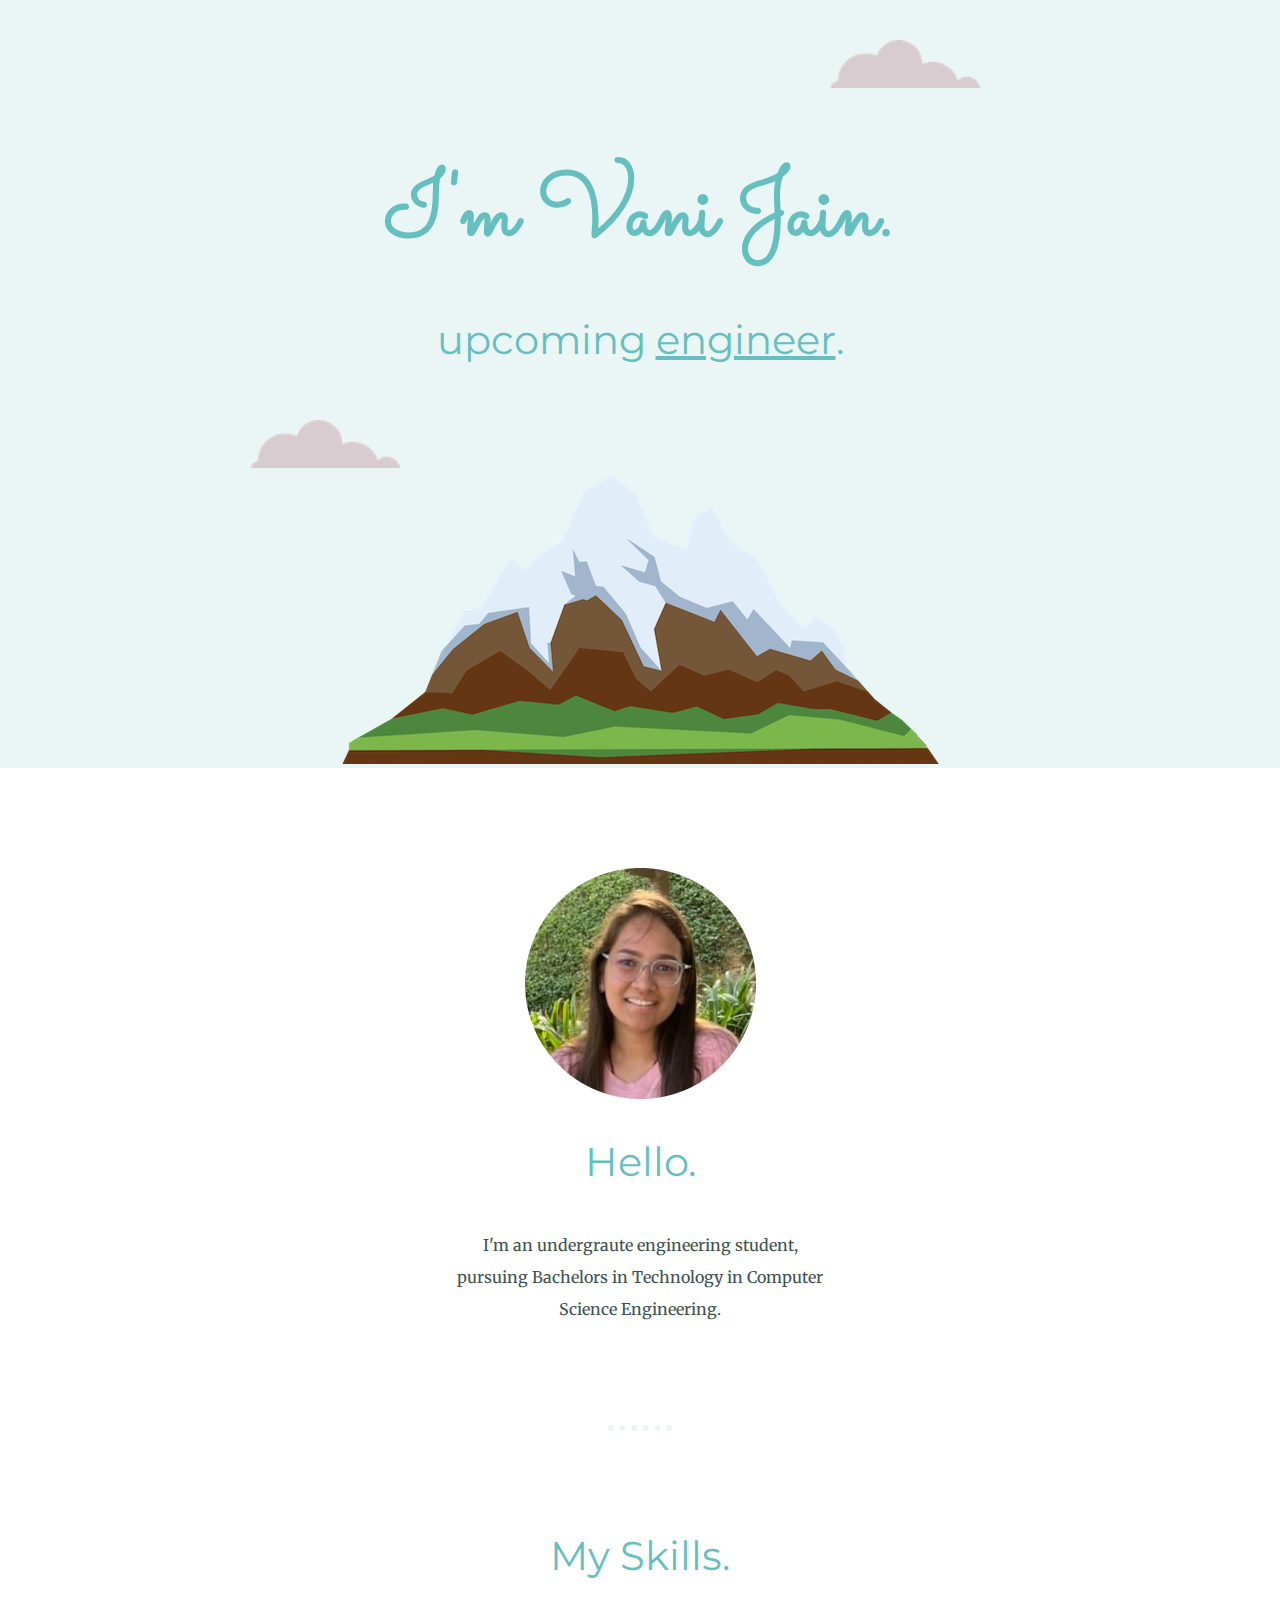
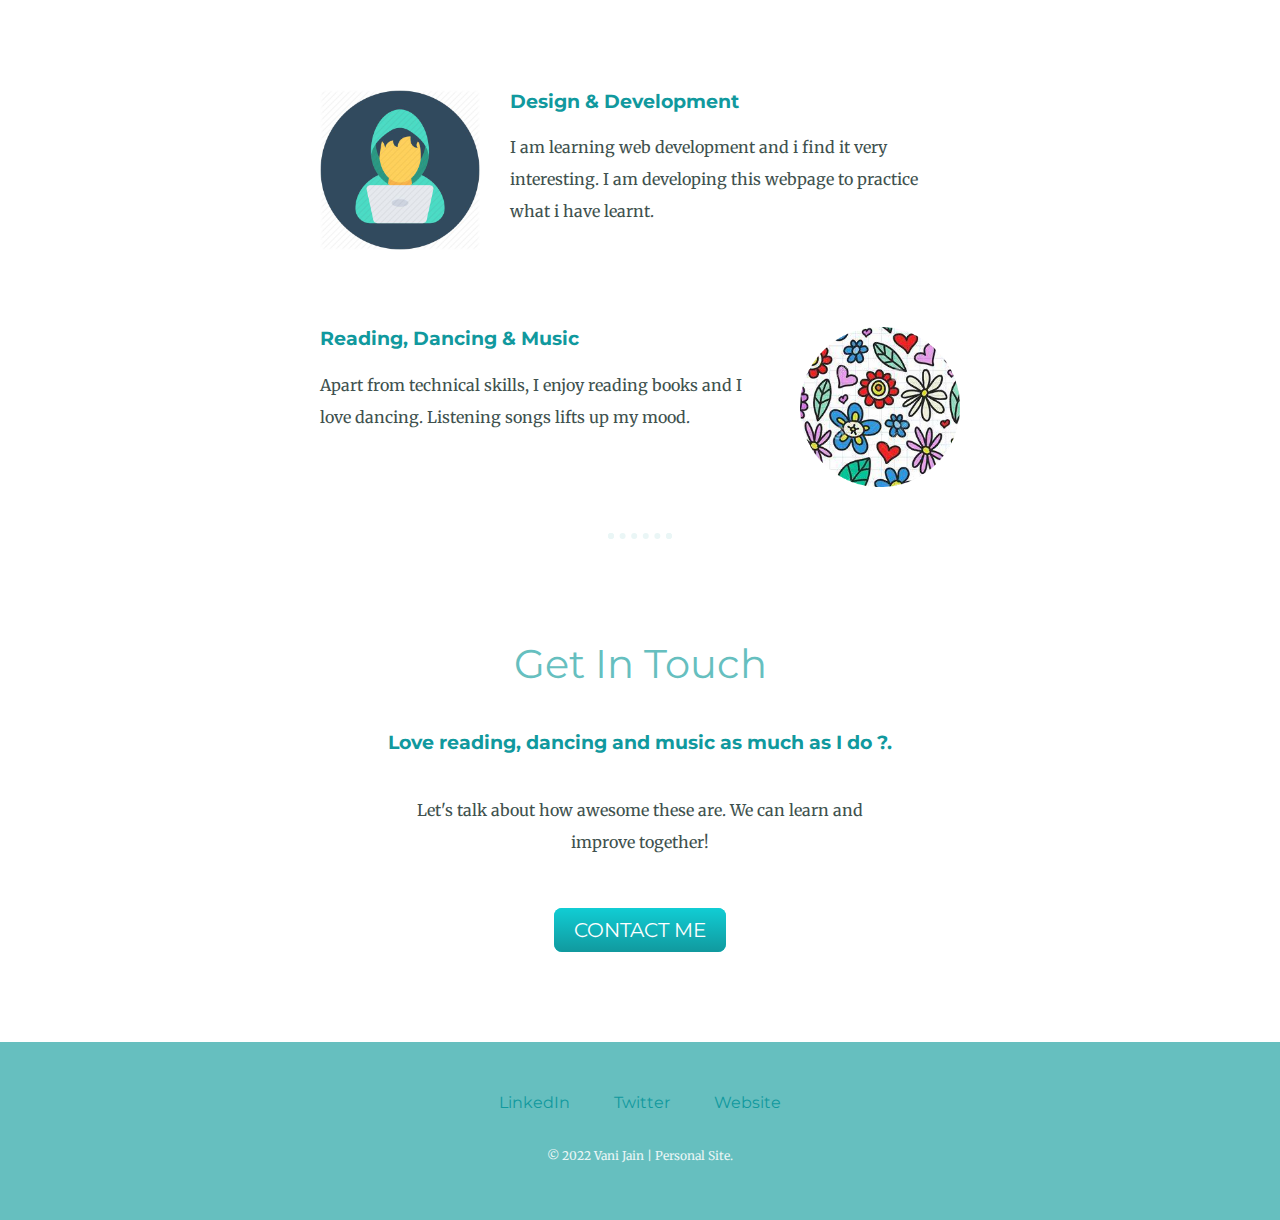
<file: index.html>
<!DOCTYPE html>
<html lang="en" dir="ltr">
  <head>
    <meta charset="utf-8">
    <title>Vani Jain</title>
    <link rel="stylesheet" href="css/styles.css">
    <link rel="icon" href="favicon.ico">
    <link rel="preconnect" href="https://fonts.googleapis.com">
    <link rel="preconnect" href="https://fonts.gstatic.com" crossorigin>
    <link href="https://fonts.googleapis.com/css2?family=Merriweather&family=Montserrat&family=Sacramento&display=swap" rel="stylesheet">
  </head>
  <body>
    <div class="top-container">
      <img class="top-cloud" src="images/cloud.png" alt="cloud-img">
      <h1>I'm Vani Jain.</h1>
      <p><h2>upcoming <span class="engineer">engineer</span>.</h2></p>
      <img class="bottom-cloud" src="images/cloud.png" alt="cloud-img">
      <img src="images/mountain.png" alt="mountain-img">
    </div>
    <div class="middle-container">
      <div class="profile">
        <img src="images/VaniJain-profile.png" alt="Vani Jain Profile Photo">
        <h2>Hello.</h2>
        <p class="intro">I'm an undergraute engineering student, pursuing Bachelors in Technology in Computer Science Engineering.</p>
      </div>
      <hr>
      <div class="skills">
        <h2>My Skills.</h2>
        <div class="skill-row">
          <img class="developer-img" src="images/developer-icon.jpg" alt="developer image">
          <h3>Design & Development</h3>
          <p>I am learning web development and i find it very interesting. I am developing this webpage to practice what i have learnt.</p>
        </div>
        <div class="skill-row">
          <img class="drawing-img" src="images/drawing-image.png" alt="drawing image">
          <h3>Reading, Dancing & Music</h3>
          <p>Apart from technical skills, I enjoy reading books and I love dancing. Listening songs lifts up my mood.</p>
        </div>
      </div>
      <hr>
      <div class="contact-me">
        <h2>Get In Touch</h2>
        <h3>Love reading, dancing and music as much as I do ?.</h3>
        <p class="contact-message">Let's talk about how awesome these are. We can learn and improve together!</p>
        <a class="btn" href="mailto:vanijain112@email.com">CONTACT ME</a>
      </div>
    </div>


    <div class="bottom-container">
      <a class="footer-link" href="https://www.linkedin.com/">LinkedIn</a>
      <a class="footer-link" href="https://twitter.com/">Twitter</a>
      <a class="footer-link" href="https://www.appbrewery.co/">Website</a>
      <p class="copyright">© 2022 Vani Jain | Personal Site.</p>
    </div>
  </body>
</html>
</file>
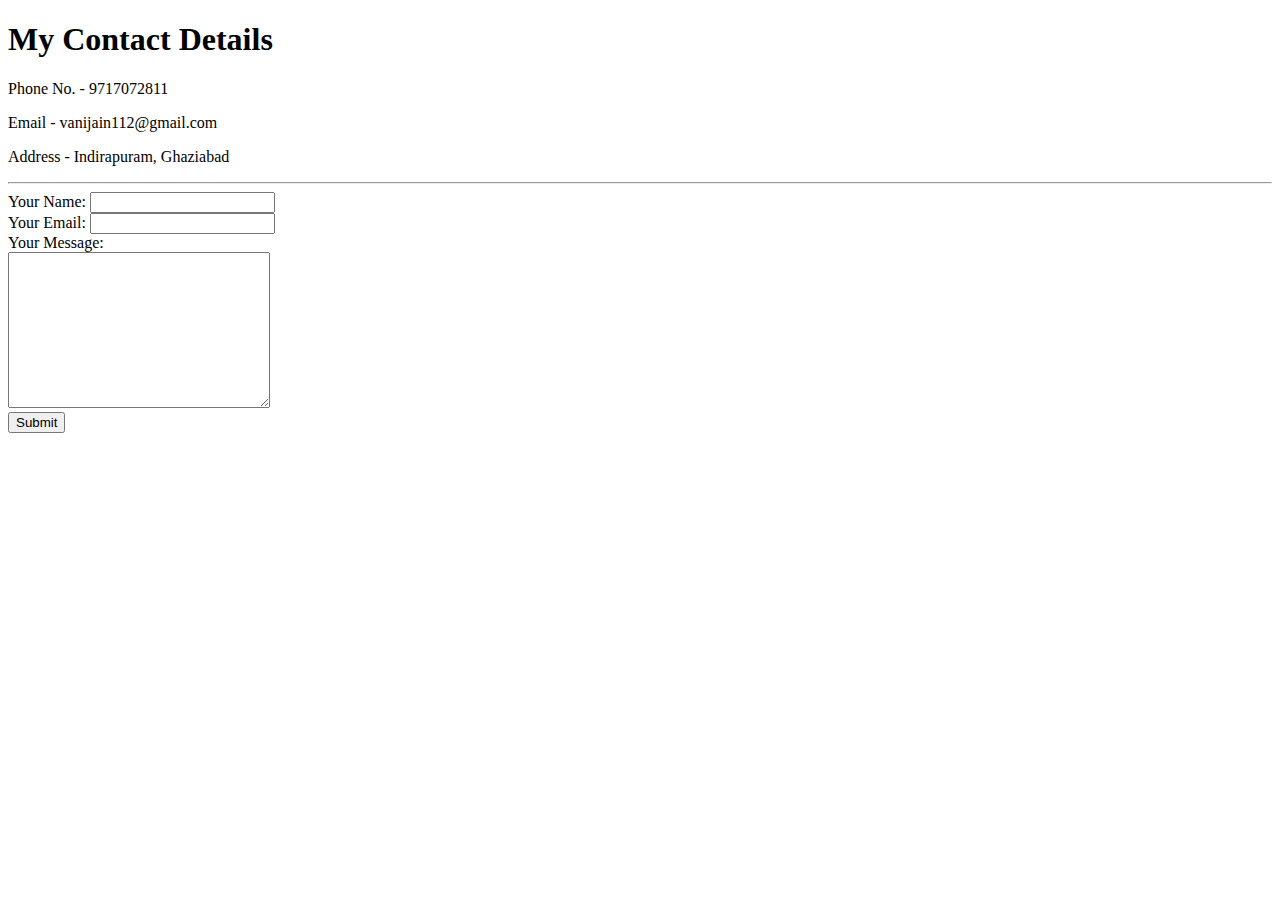
<file: contact-me.html>
<!DOCTYPE html>
<html lang="en" dir="ltr">
  <head>
    <meta charset="utf-8">
    <title>Contact Me</title>
  </head>
  <body>
    <h1>My Contact Details</h1>
    <p>Phone No. - 9717072811</p>
    <p>Email - vanijain112@gmail.com</p>
    <p>Address - Indirapuram, Ghaziabad</p>
    <hr>
    <form action="mailto:vanijain112@gmail.com" method="post" enctype="text/plain">
      <label>Your Name: </label>
      <input type="text" name="yourName" value=""><br>
      <label>Your Email: </label>
      <input type="email" name="yourEmail" value=""><br>
      <label>Your Message: </label><br>
      <textarea name="yourMessage" rows="10" cols="30"></textarea><br>
      <input type="submit" name="">
    </form>
  </body>
</html>
</file>
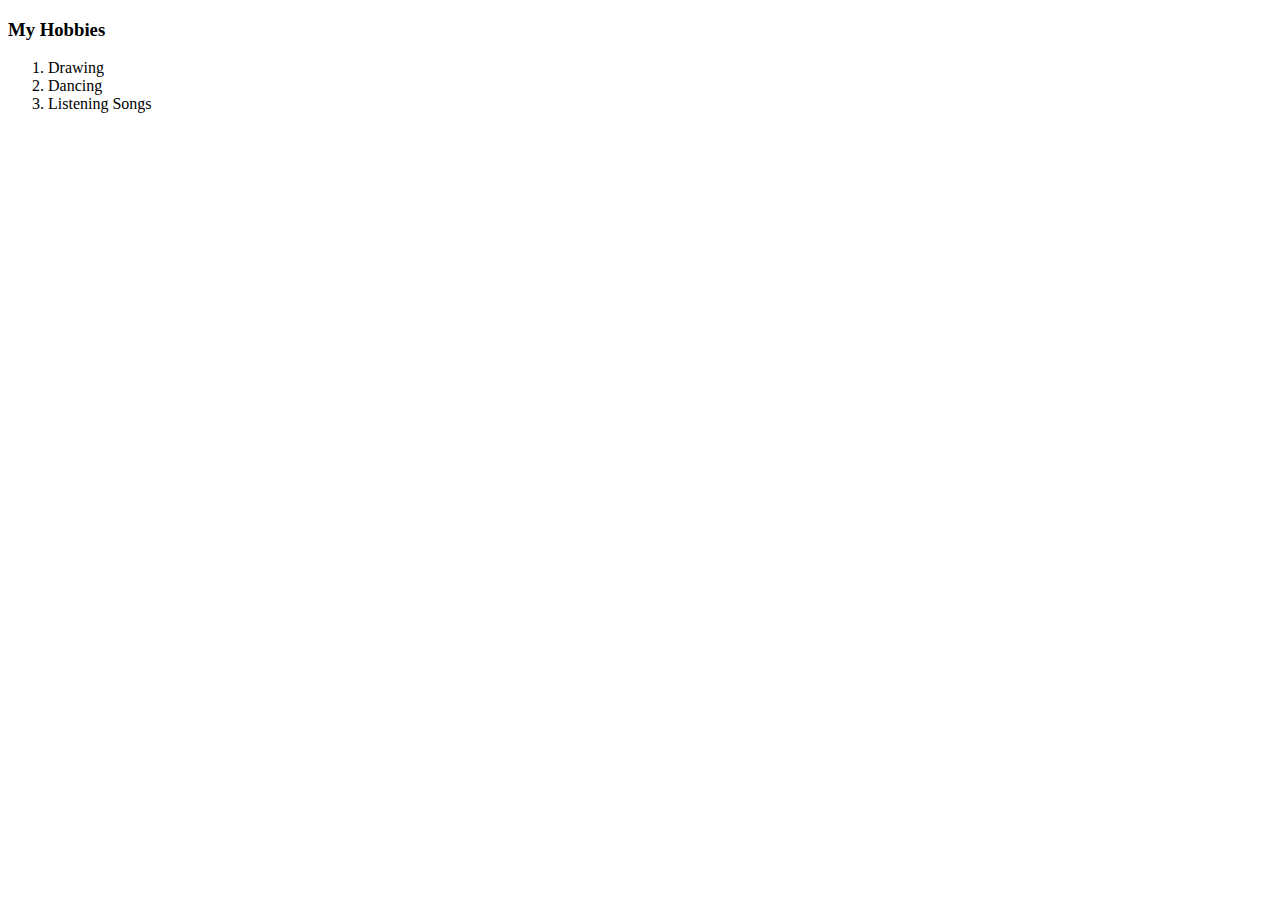
<file: hobbies.html>
<!DOCTYPE html>
<html lang="en" dir="ltr">
  <head>
    <meta charset="utf-8">
    <title>My Hobbies</title>
  </head>
  <body>
    <h3>My Hobbies</h3>
    <ol>
      <li>Drawing</li>
      <li>Dancing</li>
      <li>Listening Songs</li>
    </ol>
  </body>
</html>
</file>
<file: css/styles.css>
body {
  color: #40514E;
  margin: 0;
  text-align: center;
  font-family: 'Merriweather', serif;;
}

h1 {
  color: #66BFBF;
  font-size: 5.625rem;
  margin: 50px auto 0 auto;
  font-family: 'Sacramento', cursive;
}

h2 {
  color: #66BFBF;
  font-family: 'Montserrat', sans-serif;
  font-size: 2.5rem;
  font-weight: normal;
  padding-bottom: 10px;
}

h3 {
  color: #11999E;
  font-family: 'Montserrat', sans-serif;
}

p {
  line-height: 2;
}

hr {
  border: dotted #EAF6F6 6px;
  border-bottom: none;
  width: 4%;
  margin: 100px auto;
}

a {
  color: #11999E;
  font-family: 'Montserrat', sans-serif;
  margin: 10px 20px;
  text-decoration: none;
}

a:hover {
  color: #EAF6F6;
}

.engineer {
  text-decoration: underline;
}

.top-container {
  background-color: #EAF6F6;
  position: relative;
  padding-top: 100px;
}

.middle-container {
  margin: 100px 0;
}

.bottom-container {
  background-color: #66BFBF;
  padding: 50px 0 20px;
}

.skill-row {
  width: 50%;
  margin: 100px auto 100px auto;
  text-align: left;
}

.intro {
  width: 30%;
  margin: auto;
}

.contact-message {
  width: 40%;
  margin: 40px auto 60px;
}

.copyright {
  color: #EAF6F6;
  font-size: 0.75rem;
  padding: 20px 0;
}

.top-cloud {
  position: absolute;
  right: 300px;
  top: 40px;
}

.bottom-cloud {
  position: absolute;
  left: 250px;
  bottom: 300px;
}

.developer-img {
  width: 25%;
  float: left;
  margin-right: 30px;
}

.drawing-img {
  width: 25%;
  float: right;
  margin-left: 30px;
}

.btn {
  background: #11cdd4;
  background-image: -webkit-linear-gradient(top, #11cdd4, #11999e);
  background-image: -moz-linear-gradient(top, #11cdd4, #11999e);
  background-image: -ms-linear-gradient(top, #11cdd4, #11999e);
  background-image: -o-linear-gradient(top, #11cdd4, #11999e);
  background-image: linear-gradient(to bottom, #11cdd4, #11999e);
  -webkit-border-radius: 8;
  -moz-border-radius: 8;
  border-radius: 8px;
  font-family: 'Montserrat', sans-serif;
  color: #ffffff;
  font-size: 20px;
  padding: 10px 20px 10px 20px;
  text-decoration: none;
}

.btn:hover {
  background: #30e3cb;
  background-image: -webkit-linear-gradient(top, #30e3cb, #2bc4ad);
  background-image: -moz-linear-gradient(top, #30e3cb, #2bc4ad);
  background-image: -ms-linear-gradient(top, #30e3cb, #2bc4ad);
  background-image: -o-linear-gradient(top, #30e3cb, #2bc4ad);
  background-image: linear-gradient(to bottom, #30e3cb, #2bc4ad);
  text-decoration: none;
}
</file>
